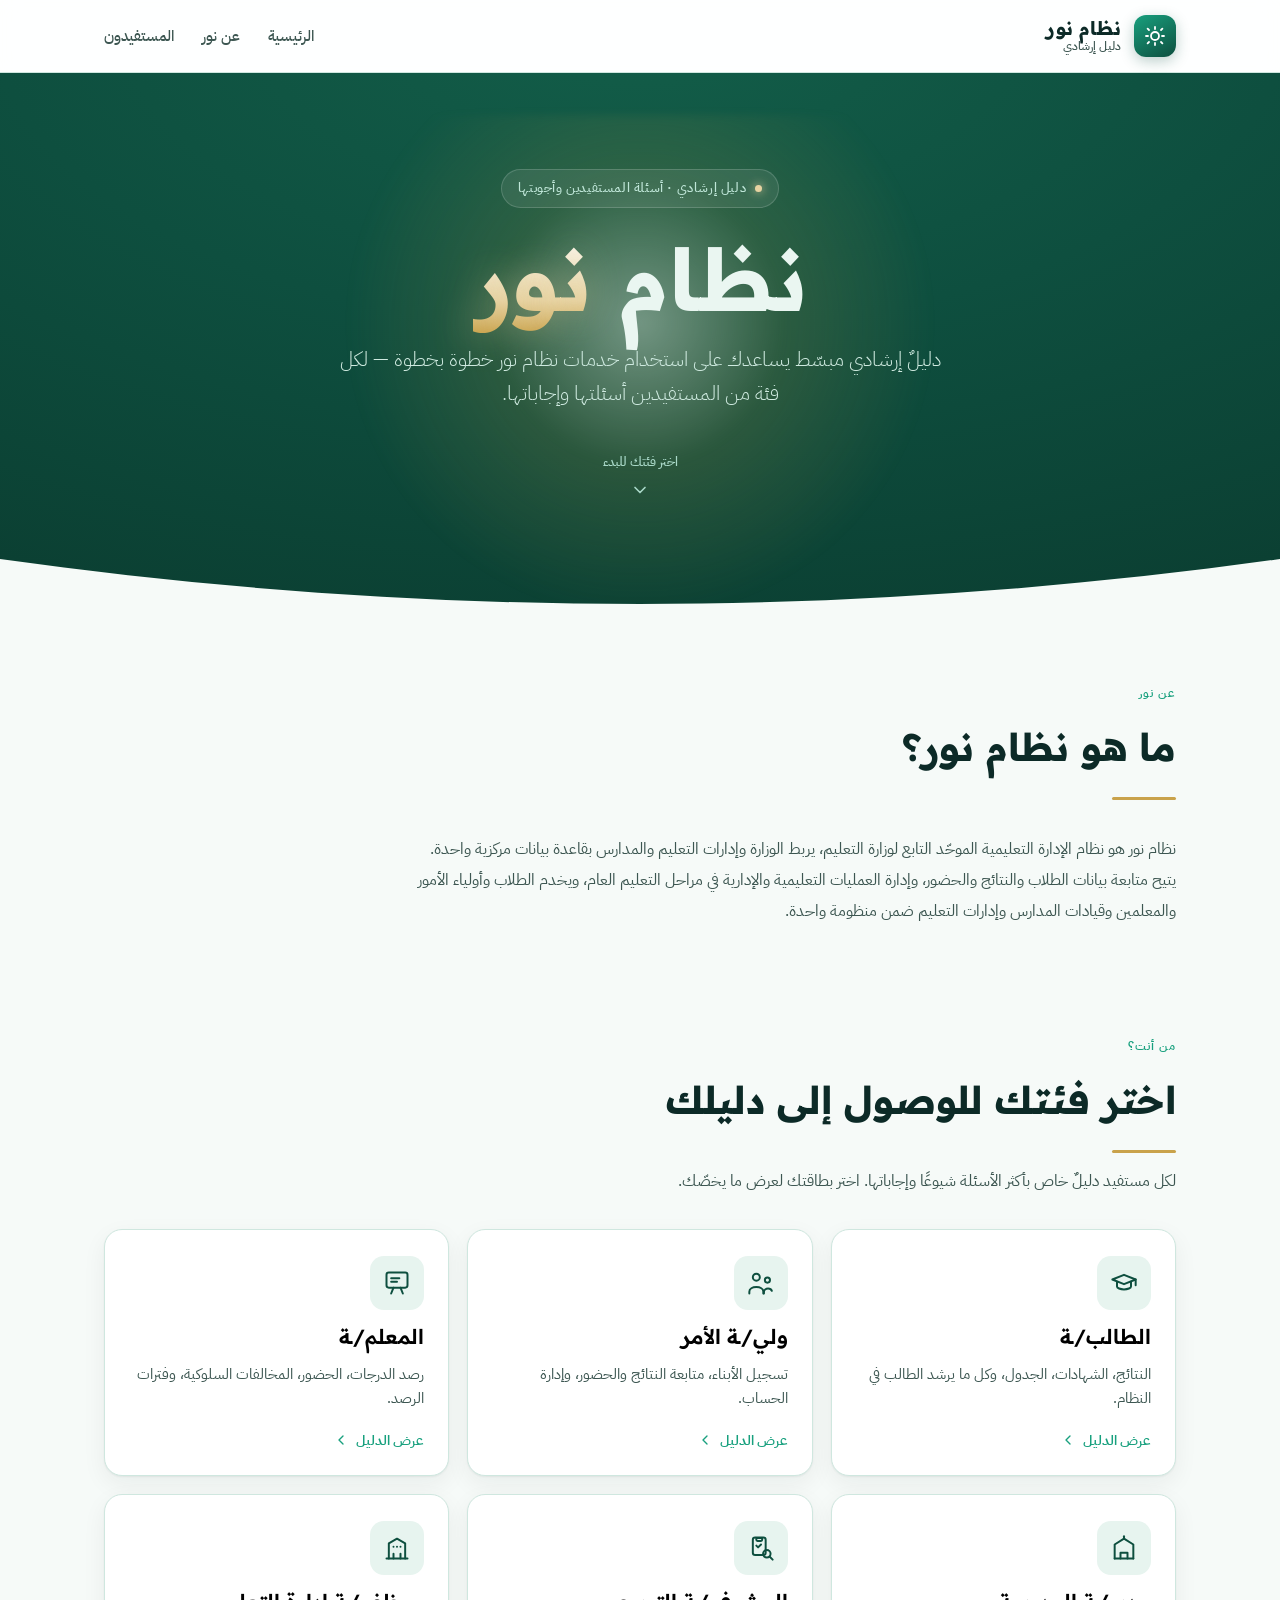
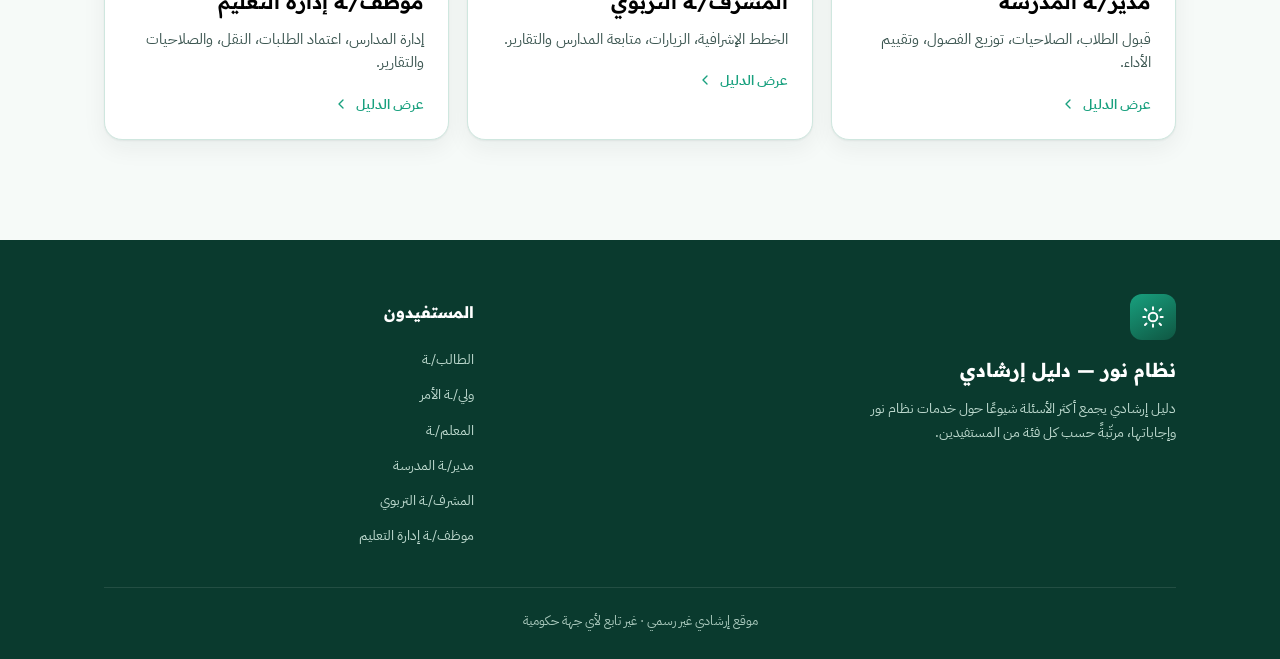
<file: index.html>
<!DOCTYPE html>
<html lang="ar" dir="rtl">
<head>
<meta charset="UTF-8" />
<meta name="viewport" content="width=device-width, initial-scale=1" />
<title>نظام نور | دليل إرشادي للمستفيدين</title>
<meta name="description" content="دليل إرشادي مستقل لأسئلة المستفيدين الشائعة حول نظام نور وإجاباتها. اختر فئتك للبدء. هذا الموقع غير تابع لوزارة التعليم أو أي جهة حكومية." />
<link rel="preconnect" href="https://fonts.googleapis.com">
<link rel="preconnect" href="https://fonts.gstatic.com" crossorigin>
<link href="https://fonts.googleapis.com/css2?family=Readex+Pro:wght@300;400;500;600;700&family=IBM+Plex+Sans+Arabic:wght@300;400;500;600;700&display=swap" rel="stylesheet">
<style>
  :root{
    --ink:#0c2a27;
    --ink-soft:#3c5651;
    --pine:#0e4f3f;
    --pine-deep:#0a3a2e;
    --emerald:#18a07e;
    --emerald-bright:#1fb792;
    --mint:#e7f4ef;
    --mint-line:#cfe7df;
    --gold:#c9a24b;
    --gold-soft:#e7d3a2;
    --paper:#f6faf8;
    --white:#ffffff;
    --shadow:0 1px 2px rgba(12,42,39,.06), 0 8px 24px rgba(12,42,39,.06);
    --shadow-lift:0 2px 6px rgba(12,42,39,.08), 0 18px 40px rgba(12,42,39,.12);
    --radius:18px;
    --maxw:1120px;
    --display:"Readex Pro", system-ui, sans-serif;
    --body:"IBM Plex Sans Arabic", system-ui, sans-serif;
  }

  *{box-sizing:border-box;}
  html{scroll-behavior:smooth;}
  body{
    margin:0;
    font-family:var(--body);
    color:var(--ink);
    background:var(--paper);
    line-height:1.75;
    -webkit-font-smoothing:antialiased;
    text-rendering:optimizeLegibility;
  }
  a{color:inherit;text-decoration:none;}
  button{font-family:inherit;cursor:pointer;}
  .wrap{max-width:var(--maxw);margin:0 auto;padding:0 24px;}

  :focus-visible{outline:3px solid var(--gold);outline-offset:3px;border-radius:6px;}

  /* ---------- Header ---------- */
  header.site{
    position:sticky;top:0;z-index:50;
    background:rgba(255,255,255,.88);
    backdrop-filter:saturate(140%) blur(10px);
    border-bottom:1px solid var(--mint-line);
  }
  .nav{display:flex;align-items:center;justify-content:space-between;height:72px;gap:16px;}
  .brand{display:flex;align-items:center;gap:13px;min-width:0;}
  .brand .seal{
    width:42px;height:42px;flex:0 0 auto;border-radius:12px;
    background:linear-gradient(150deg,var(--emerald),var(--pine));
    display:grid;place-items:center;box-shadow:0 4px 14px rgba(14,79,63,.28);
  }
  .brand .seal svg{width:24px;height:24px;}
  .brand .name{display:flex;flex-direction:column;line-height:1.15;}
  .brand .name b{font-family:var(--display);font-weight:700;font-size:1.18rem;letter-spacing:.2px;}
  .brand .name span{font-size:.74rem;color:var(--ink-soft);font-weight:500;}
  .nav-links{display:flex;align-items:center;gap:28px;}
  .nav-links a{font-size:.95rem;color:var(--ink-soft);font-weight:500;position:relative;padding:6px 0;}
  .nav-links a:hover{color:var(--pine);}
  .menu-toggle{display:none;background:none;border:none;padding:8px;}
  .menu-toggle svg{width:26px;height:26px;color:var(--pine);}

  /* ---------- Hero ---------- */
  .hero{
    position:relative;overflow:hidden;
    background:radial-gradient(120% 140% at 50% -10%, #135e49 0%, var(--pine) 42%, var(--pine-deep) 100%);
    color:#eaf6f1;text-align:center;
    padding:96px 24px 104px;
  }
  .glow{
    position:absolute;left:50%;top:8%;transform:translateX(-50%);
    width:min(720px,92vw);height:520px;pointer-events:none;
    background:radial-gradient(circle at 50% 40%, rgba(255,247,224,.42) 0%, rgba(201,162,75,.16) 30%, rgba(255,255,255,0) 62%);
    filter:blur(4px);
    animation:breathe 7s ease-in-out infinite;
  }
  @keyframes breathe{0%,100%{opacity:.85;transform:translateX(-50%) scale(1);}50%{opacity:1;transform:translateX(-50%) scale(1.05);}}
  .hero .eyebrow{
    position:relative;display:inline-flex;align-items:center;gap:9px;
    font-size:.82rem;letter-spacing:.6px;font-weight:500;
    color:#bfe6d8;background:rgba(255,255,255,.08);
    border:1px solid rgba(255,255,255,.16);border-radius:999px;padding:7px 16px;margin-bottom:26px;
  }
  .hero .eyebrow .dot{width:7px;height:7px;border-radius:50%;background:var(--gold-soft);box-shadow:0 0 10px var(--gold-soft);}
  .hero h1{
    position:relative;font-family:var(--display);font-weight:700;
    font-size:clamp(2.9rem,8vw,5.4rem);margin:0 0 18px;line-height:1.05;letter-spacing:.5px;
  }
  .hero h1 .lum{
    background:linear-gradient(180deg,#fff 0%,var(--gold-soft) 70%,var(--gold) 100%);
    -webkit-background-clip:text;background-clip:text;color:transparent;
    text-shadow:0 0 38px rgba(231,211,162,.45);
  }
  .hero p.lede{position:relative;max-width:620px;margin:0 auto;font-size:clamp(1.02rem,2.3vw,1.22rem);color:#cfeae0;font-weight:300;}
  .scroll-cue{position:relative;display:inline-flex;flex-direction:column;align-items:center;gap:6px;margin-top:40px;color:#a9d8c8;font-size:.82rem;font-weight:500;}
  .scroll-cue svg{width:20px;height:20px;animation:bob 1.8s ease-in-out infinite;}
  @keyframes bob{0%,100%{transform:translateY(0);}50%{transform:translateY(5px);}}
  .wave{position:absolute;bottom:-1px;left:0;width:100%;height:46px;display:block;}

  /* ---------- Section frame ---------- */
  section.panel{padding:74px 0 30px;}
  .sec-head{margin-bottom:34px;}
  .sec-head .kicker{
    display:inline-block;font-size:.78rem;font-weight:600;letter-spacing:1px;
    color:var(--emerald);margin-bottom:10px;
  }
  .sec-head h2{font-family:var(--display);font-weight:700;font-size:clamp(1.7rem,4vw,2.4rem);margin:0;}
  .sec-head .rule{width:64px;height:3px;border-radius:3px;background:var(--gold);margin-top:16px;}
  .sec-head p{color:var(--ink-soft);margin:14px 0 0;max-width:560px;}

  /* ---------- Role cards ---------- */
  .role-grid{display:grid;grid-template-columns:repeat(3,1fr);gap:18px;}
  .role-card{
    position:relative;text-align:right;background:var(--white);
    border:1px solid var(--mint-line);border-radius:var(--radius);
    padding:26px 24px 24px;box-shadow:var(--shadow);
    display:flex;flex-direction:column;gap:14px;overflow:hidden;
    transition:transform .18s ease, box-shadow .2s ease, border-color .2s ease;
  }
  .role-card::after{
    content:"";position:absolute;bottom:0;right:24px;left:24px;height:3px;
    background:var(--gold);transform:scaleX(0);transform-origin:right;
    transition:transform .25s ease;border-radius:3px 3px 0 0;
  }
  .role-card:hover{transform:translateY(-4px);box-shadow:var(--shadow-lift);border-color:var(--emerald);}
  .role-card:hover::after{transform:scaleX(1);}
  .role-card .ico{
    width:54px;height:54px;border-radius:14px;flex:0 0 auto;
    background:var(--mint);color:var(--pine);display:grid;place-items:center;
    transition:background .2s ease,color .2s ease;
  }
  .role-card:hover .ico{background:var(--emerald);color:#fff;}
  .role-card .ico svg{width:28px;height:28px;}
  .role-card h3{font-family:var(--display);font-weight:600;font-size:1.28rem;margin:0;}
  .role-card p{margin:0;color:var(--ink-soft);font-size:.93rem;line-height:1.6;}
  .role-card .go{
    margin-top:4px;display:inline-flex;align-items:center;gap:7px;
    color:var(--emerald);font-weight:600;font-size:.9rem;
  }
  .role-card .go svg{width:16px;height:16px;transition:transform .2s ease;}
  .role-card:hover .go svg{transform:translateX(-5px);}

  /* ---------- Guide / FAQ ---------- */
  #guide{display:none;}
  .guide-top{display:flex;align-items:center;justify-content:space-between;gap:16px;flex-wrap:wrap;margin-bottom:24px;}
  .back-btn{
    display:inline-flex;align-items:center;gap:8px;background:none;
    border:1px solid var(--mint-line);border-radius:11px;padding:9px 16px;
    color:var(--pine);font-weight:600;font-size:.92rem;transition:background .15s ease,border-color .15s ease;
  }
  .back-btn:hover{background:var(--mint);border-color:var(--emerald);}
  .back-btn svg{width:16px;height:16px;}
  .tabs{display:flex;gap:8px;flex-wrap:wrap;}
  .tab{
    background:var(--white);border:1px solid var(--mint-line);border-radius:999px;
    padding:8px 16px;font-size:.88rem;font-weight:500;color:var(--ink-soft);
    transition:all .16s ease;
  }
  .tab:hover{border-color:var(--emerald);color:var(--pine);}
  .tab.active{background:var(--pine);border-color:var(--pine);color:#fff;}

  .guide-header{
    display:flex;align-items:center;gap:18px;
    background:linear-gradient(135deg,#0f5642,var(--pine));color:#eaf6f1;
    border-radius:var(--radius);padding:26px 28px;margin-bottom:22px;
    box-shadow:0 12px 30px rgba(14,79,63,.22);
  }
  .guide-header .ico{
    width:60px;height:60px;flex:0 0 auto;border-radius:16px;
    background:rgba(255,255,255,.12);border:1px solid rgba(255,255,255,.18);
    display:grid;place-items:center;color:#fff;
  }
  .guide-header .ico svg{width:30px;height:30px;}
  .guide-header h2{font-family:var(--display);font-weight:700;font-size:1.65rem;margin:0 0 4px;}
  .guide-header p{margin:0;color:#cfeae0;font-size:.96rem;}

  .accordion{display:flex;flex-direction:column;gap:12px;}
  .qa{background:var(--white);border:1px solid var(--mint-line);border-radius:14px;overflow:hidden;transition:border-color .2s ease,box-shadow .2s ease;}
  .qa.open{border-color:var(--emerald);box-shadow:var(--shadow);}
  .qa-q{
    width:100%;display:flex;align-items:center;gap:14px;text-align:right;
    background:none;border:none;padding:20px 22px;font-family:var(--display);
    font-size:1.05rem;font-weight:500;color:var(--ink);
  }
  .qa-q .num{
    flex:0 0 auto;width:30px;height:30px;border-radius:9px;background:var(--mint);
    color:var(--pine);font-size:.85rem;font-weight:700;display:grid;place-items:center;font-family:var(--body);
  }
  .qa.open .qa-q .num{background:var(--emerald);color:#fff;}
  .qa-q .txt{flex:1;}
  .qa-q .chev{flex:0 0 auto;width:22px;height:22px;color:var(--emerald);transition:transform .25s ease;}
  .qa.open .qa-q .chev{transform:rotate(180deg);}
  .qa-a{max-height:0;overflow:hidden;transition:max-height .3s ease;}
  .qa-a .inner{padding:0 22px 22px 56px;color:var(--ink-soft);font-size:.97rem;line-height:1.85;}
  .qa-a .inner b{color:var(--pine);font-weight:600;}

  .note{
    margin-top:26px;display:flex;gap:12px;align-items:flex-start;
    background:var(--mint);border:1px solid var(--mint-line);border-radius:14px;padding:16px 18px;
    color:var(--ink-soft);font-size:.9rem;
  }
  .note svg{width:20px;height:20px;color:var(--emerald);flex:0 0 auto;margin-top:2px;}

  /* ---------- Footer ---------- */
  footer.site{background:var(--pine-deep);color:#bcd8cd;margin-top:70px;padding:54px 0 26px;}
  .foot-grid{display:grid;grid-template-columns:1.8fr 1fr;gap:36px;padding-bottom:34px;border-bottom:1px solid rgba(255,255,255,.1);}
  .foot-brand .seal{width:46px;height:46px;border-radius:12px;background:linear-gradient(150deg,var(--emerald),#0f5642);display:grid;place-items:center;margin-bottom:14px;}
  .foot-brand .seal svg{width:26px;height:26px;}
  .foot-brand b{font-family:var(--display);font-size:1.2rem;color:#fff;display:block;margin-bottom:8px;}
  .foot-brand p{font-size:.9rem;line-height:1.7;max-width:320px;margin:0;}
  .foot-col h4{font-family:var(--display);color:#fff;font-size:1rem;margin:4px 0 16px;}
  .foot-col a{display:block;font-size:.9rem;padding:5px 0;color:#bcd8cd;transition:color .15s ease;}
  .foot-col a:hover{color:#fff;}
  .foot-bottom{display:flex;align-items:center;justify-content:center;flex-wrap:wrap;gap:16px;padding-top:22px;font-size:.84rem;text-align:center;}
  .foot-bottom .disclaimer{max-width:760px;line-height:1.7;color:#a9c8bc;}
  .socials{display:flex;gap:10px;}
  .socials a{width:36px;height:36px;border-radius:10px;background:rgba(255,255,255,.08);display:grid;place-items:center;transition:background .18s ease;}
  .socials a:hover{background:var(--emerald);}
  .socials svg{width:18px;height:18px;color:#dff0e9;}

  /* ---------- Responsive ---------- */
  .about-text{max-width:760px;color:var(--ink-soft);font-size:1.02rem;line-height:1.9;margin:0;}
  section{scroll-margin-top:84px;}
  @media (max-width:860px){
    .role-grid{grid-template-columns:repeat(2,1fr);}
    .foot-grid{grid-template-columns:1fr 1fr;}
    .foot-brand{grid-column:1 / -1;}
  }
  @media (max-width:600px){
    .menu-toggle{display:block;}
    .nav-links{
      display:none;position:absolute;top:72px;right:0;left:0;
      flex-direction:column;align-items:stretch;gap:0;
      background:#fff;border-bottom:1px solid var(--mint-line);
      box-shadow:var(--shadow);padding:6px 24px 14px;
    }
    .nav-links.open{display:flex;}
    .nav-links a{padding:13px 2px;border-bottom:1px solid var(--mint-line);}
    .nav-links a:last-child{border-bottom:none;}
    .role-grid{grid-template-columns:1fr;}
    .foot-grid{grid-template-columns:1fr;}
    .hero{padding:72px 22px 84px;}
    section.panel{padding:54px 0 20px;}
    .qa-a .inner{padding-left:22px;}
    .guide-header{flex-direction:row;align-items:flex-start;}
  }
  @media (prefers-reduced-motion:reduce){
    *{animation:none!important;scroll-behavior:auto!important;transition:none!important;}
  }
</style>
</head>
<body>

<!-- ===== Header ===== -->
<header class="site">
  <div class="wrap nav">
    <a class="brand" href="#top" aria-label="نظام نور - الصفحة الرئيسية" onclick="goHome();return false;">
      <span class="seal" aria-hidden="true">
        <svg viewBox="0 0 24 24" fill="none" stroke="#fff" stroke-width="1.8" stroke-linecap="round" stroke-linejoin="round"><path d="M12 3v2M12 19v2M5 12H3M21 12h-2M6 6l-1.4-1.4M19.4 19.4 18 18M18 6l1.4-1.4M4.6 19.4 6 18"/><circle cx="12" cy="12" r="4"/></svg>
      </span>
      <span class="name"><b>نظام نور</b><span>دليل إرشادي</span></span>
    </a>
    <nav class="nav-links" id="navLinks" aria-label="روابط رئيسية">
      <a href="#top" onclick="goHome();return false;">الرئيسية</a>
      <a href="#about" onclick="navTo('about');return false;">عن نور</a>
      <a href="#chooser" onclick="showChooser();return false;">المستفيدون</a>
    </nav>
    <button class="menu-toggle" type="button" aria-label="فتح القائمة" aria-expanded="false" aria-controls="navLinks" onclick="toggleMenu()">
      <svg viewBox="0 0 24 24" fill="none" stroke="currentColor" stroke-width="2" stroke-linecap="round"><path d="M4 7h16M4 12h16M4 17h16"/></svg>
    </button>
  </div>
</header>

<!-- ===== Hero ===== -->
<a id="top"></a>
<section class="hero">
  <div class="glow" aria-hidden="true"></div>
  <span class="eyebrow"><span class="dot"></span> دليل إرشادي · أسئلة المستفيدين وأجوبتها</span>
  <h1>نظام <span class="lum">نور</span></h1>
  <p class="lede">دليلٌ إرشادي مبسّط يساعدك على استخدام خدمات نظام نور خطوة بخطوة — لكل فئة من المستفيدين أسئلتها وإجاباتها.</p>
  <a class="scroll-cue" href="#chooser" onclick="showChooser();return false;">
    اختر فئتك للبدء
    <svg viewBox="0 0 24 24" fill="none" stroke="currentColor" stroke-width="2" stroke-linecap="round" stroke-linejoin="round"><path d="M6 9l6 6 6-6"/></svg>
  </a>
  <svg class="wave" viewBox="0 0 1440 46" preserveAspectRatio="none" aria-hidden="true"><path d="M0 46h1440V0c-240 30-480 45-720 45S240 30 0 0v46z" fill="#f6faf8"/></svg>
</section>

<!-- ===== About ===== -->
<section class="panel" id="about">
  <div class="wrap">
    <div class="sec-head">
      <span class="kicker">عن نور</span>
      <h2>ما هو نظام نور؟</h2>
      <div class="rule"></div>
    </div>
    <p class="about-text">نظام نور هو نظام الإدارة التعليمية الموحّد التابع لوزارة التعليم، يربط الوزارة وإدارات التعليم والمدارس بقاعدة بيانات مركزية واحدة. يتيح متابعة بيانات الطلاب والنتائج والحضور، وإدارة العمليات التعليمية والإدارية في مراحل التعليم العام، ويخدم الطلاب وأولياء الأمور والمعلمين وقيادات المدارس وإدارات التعليم ضمن منظومة واحدة.</p>
  </div>
</section>

<!-- ===== Chooser ===== -->
<section class="panel" id="chooser">
  <div class="wrap">
    <div class="sec-head">
      <span class="kicker">من أنت؟</span>
      <h2>اختر فئتك للوصول إلى دليلك</h2>
      <div class="rule"></div>
      <p>لكل مستفيد دليلٌ خاص بأكثر الأسئلة شيوعًا وإجاباتها. اختر بطاقتك لعرض ما يخصّك.</p>
    </div>
    <div class="role-grid" id="roleGrid" role="list"></div>
  </div>
</section>

<!-- ===== Guide / FAQ ===== -->
<section class="panel" id="guide">
  <div class="wrap">
    <div class="guide-top">
      <button class="back-btn" type="button" onclick="showChooser()">
        <svg viewBox="0 0 24 24" fill="none" stroke="currentColor" stroke-width="2" stroke-linecap="round" stroke-linejoin="round"><path d="M9 18l6-6-6-6"/></svg>
        كل الفئات
      </button>
      <div class="tabs" id="roleTabs" role="tablist"></div>
    </div>
    <div class="guide-header" id="guideHeader"></div>
    <div class="accordion" id="accordion"></div>
    <div class="note">
      <svg viewBox="0 0 24 24" fill="none" stroke="currentColor" stroke-width="1.8" stroke-linecap="round" stroke-linejoin="round"><circle cx="12" cy="12" r="9"/><path d="M12 8h.01M11 12h1v4h1"/></svg>
      <span>هذه إجابات إرشادية عامة لمساعدتك على استخدام النظام. قد تختلف بعض التفاصيل حسب تحديثات النظام ومرحلتك الدراسية وصلاحياتك.</span>
    </div>
  </div>
</section>

<!-- ===== Footer ===== -->
<footer class="site" id="footer">
  <div class="wrap">
    <div class="foot-grid">
      <div class="foot-brand">
        <span class="seal" aria-hidden="true"><svg viewBox="0 0 24 24" fill="none" stroke="#fff" stroke-width="1.8" stroke-linecap="round" stroke-linejoin="round"><path d="M12 3v2M12 19v2M5 12H3M21 12h-2M6 6l-1.4-1.4M19.4 19.4 18 18M18 6l1.4-1.4M4.6 19.4 6 18"/><circle cx="12" cy="12" r="4"/></svg></span>
        <b>نظام نور — دليل إرشادي</b>
        <p>دليل إرشادي يجمع أكثر الأسئلة شيوعًا حول خدمات نظام نور وإجاباتها، مرتّبةً حسب كل فئة من المستفيدين.</p>
      </div>
      <div class="foot-col">
        <h4>المستفيدون</h4>
        <a href="#guide" onclick="openRole('student');return false;">الطالب/ـة</a>
        <a href="#guide" onclick="openRole('parent');return false;">ولي/ـة الأمر</a>
        <a href="#guide" onclick="openRole('teacher');return false;">المعلم/ـة</a>
        <a href="#guide" onclick="openRole('leader');return false;">مدير/ـة المدرسة</a>
        <a href="#guide" onclick="openRole('supervisor');return false;">المشرف/ـة التربوي</a>
        <a href="#guide" onclick="openRole('edu');return false;">موظف/ـة إدارة التعليم</a>
      </div>
    </div>
    <div class="foot-bottom">
      <span class="disclaimer">موقع إرشادي غير رسمي · غير تابع لأي جهة حكومية</span>
    </div>
  </div>
</footer>

<script>
/* ============ بيانات الفئات: الأسئلة والأجوبة ============ */
const ICONS = {
  student:'<svg viewBox="0 0 24 24" fill="none" stroke="currentColor" stroke-width="1.7" stroke-linecap="round" stroke-linejoin="round"><path d="M2 9l10-4 10 4-10 4L2 9z"/><path d="M6 11v4c0 1.3 2.7 2.5 6 2.5s6-1.2 6-2.5v-4"/><path d="M22 9v5"/></svg>',
  parent:'<svg viewBox="0 0 24 24" fill="none" stroke="currentColor" stroke-width="1.7" stroke-linecap="round" stroke-linejoin="round"><circle cx="8" cy="7" r="3"/><path d="M2 21v-1.5C2 17 4.7 15.5 8 15.5s6 1.5 6 4V21"/><circle cx="17.5" cy="9.5" r="2.2"/><path d="M14.5 21v-1c0-2 1.8-3.2 3.6-3.2 1.4 0 2.7.7 3.2 1.9"/></svg>',
  teacher:'<svg viewBox="0 0 24 24" fill="none" stroke="currentColor" stroke-width="1.7" stroke-linecap="round" stroke-linejoin="round"><rect x="3" y="3" width="18" height="13" rx="2"/><path d="M7 8h7M7 11h5"/><path d="M9 16l-2 5M15 16l2 5"/></svg>',
  leader:'<svg viewBox="0 0 24 24" fill="none" stroke="currentColor" stroke-width="1.7" stroke-linecap="round" stroke-linejoin="round"><path d="M4 21V9l8-5 8 5v12"/><path d="M4 21h16"/><path d="M9 21v-5h6v5"/><path d="M12 4V2"/></svg>',
  supervisor:'<svg viewBox="0 0 24 24" fill="none" stroke="currentColor" stroke-width="1.7" stroke-linecap="round" stroke-linejoin="round"><rect x="5" y="3" width="11" height="15" rx="2"/><path d="M8 3.5h5V5a1 1 0 0 1-1 1H9a1 1 0 0 1-1-1V3.5z"/><path d="M8 10l1.5 1.5L12 9"/><circle cx="17" cy="17" r="3.2"/><path d="M19.3 19.3 22 22"/></svg>',
  edu:'<svg viewBox="0 0 24 24" fill="none" stroke="currentColor" stroke-width="1.7" stroke-linecap="round" stroke-linejoin="round"><path d="M3 21h18"/><path d="M5 21V8l7-4 7 4v13"/><path d="M9 21v-4M15 21v-4"/><path d="M9 11h.01M15 11h.01M12 11h.01"/></svg>'
};

const ROLES = [
  {
    id:'student', name:'الطالب/ـة', icon:'student',
    blurb:'النتائج، الشهادات، الجدول، وكل ما يرشد الطالب في النظام.',
    intro:'كل ما يرشد الطالب/ـة في استخدام نظام نور.',
    faqs:[
      {q:'كيف أسجّل الدخول إلى نظام نور؟',a:'من الصفحة الرئيسية اختر <b>تسجيل الدخول</b>، ثم أدخل اسم المستخدم (أو رقم الهوية) وكلمة المرور ورمز التحقق الظاهر. ويمكن الدخول عبر <b>النفاذ الوطني الموحّد</b> بالهوية الوطنية لمن لديه حساب في أبشر، أو عبر حساب منصة مدرستي لمن ليس لديه حساب أبشر.'},
      {q:'كيف أستعلم عن درجاتي ونتائجي؟',a:'بعد الدخول افتح أيقونة الطالب ثم <b>التقارير</b>، واختر <b>كشوف الدرجات</b> لعرض درجات كل مادة مع المجموع والتقدير العام والنسبة المئوية. أمّا النتيجة النهائية المعتمدة فتظهر في تقرير الإنجاز/النتيجة.'},
      {q:'ما الفرق بين كشف الدرجات وكشف المتابعة؟',a:'<b>كشف الدرجات</b> يعرض درجات التقييم لكل مادة، بينما <b>كشف المتابعة</b> يعرض سجل الحضور والغياب والتأخر والملاحظات السلوكية وأي خصومات. كلاهما داخل قسم التقارير.'},
      {q:'كيف أطبع الشهادة أو أحفظها بصيغة PDF؟',a:'من أعلى أي تقرير اضغط أيقونة الطباعة واختر <b>حفظ بصيغة PDF</b>. يُنصح بحفظ الشهادة فور اعتمادها، لأن بعض الشهادات الأقدم من ثلاث سنوات قد تختفي من القائمة الإلكترونية.'},
      {q:'ما هي الشهادة الرقمية وهل تغني عن الورقية؟',a:'الشهادة الرقمية شهادة رسمية موثّقة يمكن التحقق منها عبر رمز الاستجابة المرفق بها، وتغني عن النسخة الورقية في التعاملات داخل المملكة وخارجها، وتتوفر لجميع الطلاب الناجحين في مراحل التعليم العام.'},
      {q:'ماذا أفعل إذا ظهرت إحدى درجاتي فارغة؟',a:'إذا بقيت الدرجة فارغة بعد نهاية الفصل، تواصل مع <b>الشؤون الأكاديمية</b> في مدرستك؛ فالمعلم هو من يُدخل الدرجة، ولا تستطيع الوزارة ولا الأسرة إدخالها نيابةً عنه.'}
    ]
  },
  {
    id:'parent', name:'ولي/ـة الأمر', icon:'parent',
    blurb:'تسجيل الأبناء، متابعة النتائج والحضور، وإدارة الحساب.',
    intro:'كل ما يرشد ولي/ـة الأمر في استخدام نظام نور.',
    faqs:[
      {q:'كيف أنشئ حساب ولي أمر جديد؟',a:'من الصفحة الرئيسية اختر <b>تسجيل ولي أمر جديد</b>، ثم أدخل رقم الهوية/الإقامة ورقم الجوال والبيانات المطلوبة، واختر اسم مستخدم وكلمة مرور. بعد التفعيل يمكنك الدخول ومتابعة أبنائك.'},
      {q:'كيف أسجّل طالبًا مستجدًا؟',a:'بعد الدخول اختر <b>تسجيل الأبناء</b> ثم <b>تسجيل طالب جديد</b>، وأدخل رقم هوية الطالب وصلة القرابة وتاريخ الميلاد. يحدّد النظام الصف المناسب تلقائيًا حسب العمر، ثم اختر إدارة التعليم والمدرسة وأكّد البيانات لإرسال الطلب.'},
      {q:'ما المستندات المطلوبة لتسجيل الطالب؟',a:'عادةً: هوية الطالب أو رخصة الإقامة، وصورة شخصية حديثة، وما يثبت التطعيمات والفحص الطبي، إضافة إلى ما قد تطلبه المدرسة. وتأكد من شروط القبول العمرية للصف الأول الابتدائي ورياض الأطفال.'},
      {q:'كيف أتابع نتائج أبنائي وحضورهم؟',a:'من قائمة الأبناء اختر الطالب المطلوب، ثم انتقل إلى قسم <b>النتائج/التقارير</b> لعرض الدرجات والحضور والملاحظات. وإذا كان لديك أكثر من طالب فاختر اسمه من القائمة قبل الاستعلام.'},
      {q:'نسيت كلمة المرور، ماذا أفعل؟',a:'اختر <b>نسيت كلمة المرور</b>، وأدخل البريد الإلكتروني المسجّل لاستقبال رابط إعادة التعيين، ثم اتبع خطوات التحقق من الهوية لإنشاء كلمة مرور جديدة.'},
      {q:'كيف أحدّث بياناتي مثل البريد أو رقم الجوال؟',a:'من إعدادات الحساب/الملف الشخصي يمكنك تعديل البريد الإلكتروني ورقم الجوال. حافظ على تحديث بيانات التواصل باستمرار لاستقبال الإشعارات وتفادي مشاكل الدخول.'}
    ]
  },
  {
    id:'teacher', name:'المعلم/ـة', icon:'teacher',
    blurb:'رصد الدرجات، الحضور، المخالفات السلوكية، وفترات الرصد.',
    intro:'كل ما يرشد المعلم/ـة في استخدام نظام نور.',
    faqs:[
      {q:'كيف أرصد درجات الطلاب؟',a:'من حسابك اختر <b>رصد الدرجات</b>، ثم حدّد النظام الدراسي والفصل والصف والقسم والمادة والفترة المطلوبة. تظهر أسماء الطلاب بخانات الدرجات؛ أدخل العلامات ثم اضغط <b>حفظ</b>.'},
      {q:'متى تُفتح فترات إدخال الدرجات؟',a:'تحدّد الوزارة فترات الرصد لكل فصل دراسي. راجع تقويم الرصد المعتمد، وانتبه لمواعيد <b>إغلاق المهارات</b> في المرحلة الابتدائية حتى يستخرج النظام التقارير في وقتها.'},
      {q:'كيف أرصد الحضور والغياب؟',a:'من قسم الحضور والغياب اختر الفصل والتاريخ، ثم سجّل حالة كل طالب (حاضر/غائب/متأخر). يُوثَّق ذلك في كشف المتابعة ويظهر لولي الأمر.'},
      {q:'كيف أرصد المخالفات السلوكية؟',a:'افتح صفحة <b>رصد المخالفات السلوكية</b>، واختر الطالب والمخالفة ودرجتها ثم احفظ. يساعد ذلك على متابعة الانضباط وتوثيق الإجراءات.'},
      {q:'النظام بطيء وقت الرصد، ما الحل؟',a:'يكثر الضغط على الخوادم في أوقات الذروة قرب نهاية الفترات. يُفضّل الرصد في الأوقات الأقل ازدحامًا (الصباح الباكر أو وقت متأخر)، مع حفظ العمل أولًا بأول.'},
      {q:'هل أطابق الدرجات الإلكترونية مع الكشوف الورقية؟',a:'نعم؛ يُنصح بمطابقة الدرجات المُدخلة في نور مع كشوف الدرجات الورقية الموقّعة، والتأكد من رصد درجات الطلاب الغائبين بعذر أو بدونه قبل إغلاق الفترة.'}
    ]
  },
  {
    id:'leader', name:'مدير/ـة المدرسة', icon:'leader',
    blurb:'قبول الطلاب، الصلاحيات، توزيع الفصول، وتقييم الأداء.',
    intro:'كل ما يرشد مدير/ـة المدرسة في استخدام نظام نور.',
    faqs:[
      {q:'كيف أقبل طلبات تسجيل الطلاب المستجدين؟',a:'من حساب إدارة المدرسة افتح <b>طلبات التسجيل</b> الواردة، وراجع بيانات كل طالب ومستنداته، ثم اقبل الطلب أو أعده لولي الأمر لاستكمال النواقص.'},
      {q:'كيف أضيف معلمًا وأمنحه الصلاحيات؟',a:'من <b>إدارة المستخدمين</b> أضف المعلم ببياناته، ثم حدّد صلاحياته (رصد الدرجات، الحضور، …) واضبط كلمة المرور المبدئية. يمكنك تعديل الصلاحيات أو إعادة التعيين لاحقًا.'},
      {q:'كيف أوزّع الطلاب على الفصول؟',a:'من إعداد الفصول والتوزيع يمكنك توزيع الطلاب على الفصول والشُّعب يدويًا أو وفق ضوابط، وإسناد المواد والمعلمين لكل فصل بدقة.'},
      {q:'كيف أُدخل تقييم الأداء الوظيفي للمعلمين؟',a:'يتم التقييم من حساب إدارة المدرسة عبر صفحة <b>تقويم الأداء الوظيفي</b>، حيث تختار المعلم وتُدخل عناصر التقييم وتعتمدها ضمن الفترة المحددة.'},
      {q:'كيف أنقل أو أُخرج طالبًا إلى مدرسة أخرى؟',a:'عند انتقال طالب، نفّذ إجراء <b>الإخراج/النقل</b> من قسم شؤون الطلاب لتفادي تضارب البيانات، مع التأكد من اعتماد الجهة المستقبِلة للطلب.'},
      {q:'كيف أتابع جاهزية المدرسة قبل بداية العام؟',a:'راجع اكتمال بيانات الطلاب والمعلمين والفصول والجداول، وتأكد من إسناد المواد وضبط الصلاحيات؛ فهذه أساس عمل بقية الخدمات خلال العام.'}
    ]
  },
  {
    id:'supervisor', name:'المشرف/ـة التربوي', icon:'supervisor',
    blurb:'الخطط الإشرافية، الزيارات، متابعة المدارس والتقارير.',
    intro:'كل ما يرشد المشرف/ـة التربوي في استخدام نظام نور.',
    faqs:[
      {q:'كيف أضيف خطة إشرافية وأنفّذها؟',a:'من حسابك الإشرافي أضف <b>الخطة الإشرافية</b> وحدّد المدارس والمعلمين المستهدفين وجدول الزيارات، ثم تابع تنفيذها وتوثيق نتائجها.'},
      {q:'كيف أسجّل الزيارات الإشرافية؟',a:'بعد كل زيارة سجّل بياناتها وملاحظاتك وتوصياتك على المدرسة أو المعلم في النظام، لتُحفظ ضمن سجل المتابعة ويُبنى عليها التقييم.'},
      {q:'كيف أتابع أداء المدارس والمعلمين؟',a:'يتيح النظام عرض مؤشرات وتقارير أداء المدارس والمعلمين التابعين لإشرافك، مما يساعد على تحديد الاحتياجات وبناء خطط التطوير.'},
      {q:'كيف أُقيّم أداء مديري المدارس؟',a:'اختر <b>الخطة الإشرافية</b> المناسبة، ثم أدخل عناصر تقويم الأداء الوظيفي لمدير المدرسة واعتمدها وفق النموذج والفترة المحددة.'},
      {q:'ما دوري في النشاط الطلابي؟',a:'يمكنك الاطلاع على خطط النشاط ومواضيع الإذاعة التي عُيّنت مشرفًا عليها، ومراجعة تقييم مدير المدرسة ورائد النشاط، وإضافة الشواهد والملاحظات.'},
      {q:'كيف أصدر التقارير الإشرافية؟',a:'من قسم التقارير اختر نوع التقرير ونطاقه (مدرسة/معلم/فترة) ثم اعرضه أو اطبعه لمتابعة النتائج ورفعها للإدارة.'}
    ]
  },
  {
    id:'edu', name:'موظف/ـة إدارة التعليم', icon:'edu',
    blurb:'إدارة المدارس، اعتماد الطلبات، النقل، والصلاحيات والتقارير.',
    intro:'كل ما يرشد موظف/ـة إدارة التعليم في استخدام نظام نور.',
    faqs:[
      {q:'ما نطاق صلاحياتي في النظام؟',a:'يعمل نظام نور على ثلاثة مستويات: <b>الوزارة، وإدارة التعليم، والمدرسة</b>. وصلاحياتك على مستوى الإدارة تشمل إدارة المدارس التابعة واعتماد البيانات والطلبات وإصدار التقارير حسب القسم المُسند إليك.'},
      {q:'كيف أعتمد الطلبات الواردة من المدارس؟',a:'تصلك طلبات المدارس (تسجيل، نقل، تعديل بيانات، استثناءات) لمراجعتها واعتمادها أو إعادتها مع ملاحظات، بما يضمن دقة البيانات على مستوى الإدارة.'},
      {q:'كيف أعالج طلبات نقل وفصل الطلاب بين المدارس؟',a:'من شؤون الطلاب على مستوى الإدارة يمكن معالجة طلبات <b>النقل</b> بين المدارس داخل الإدارة أو بين الإدارات، إضافة إلى الفصل والحذف وفق الإجراءات المعتمدة.'},
      {q:'كيف أمنح صلاحيات المستخدمين في الإدارة والمدارس؟',a:'يتولى <b>مدير النظام في الإدارة</b> تعريف المستخدمين ومنح الصلاحيات وضبطها، بما يحقق الفصل المناسب للمهام ويحافظ على أمان البيانات.'},
      {q:'كيف أُصدر التقارير على مستوى الإدارة؟',a:'يوفّر النظام تقارير مجمّعة عن المدارس والطلاب والمعلمين والنتائج على مستوى الإدارة، يمكن عرضها وطباعتها لدعم اتخاذ القرار والمتابعة.'},
      {q:'ما المتطلبات الأساسية للدخول والعمل؟',a:'يلزم حساب فعّال (عبر <b>النفاذ الوطني الموحّد</b> أو بيانات دخول معتمدة لنور)، مع الحفاظ على سرية البيانات وتغيير كلمة المرور دوريًا حمايةً للنظام.'}
    ]
  }
];

/* ============ بناء بطاقات الفئات ============ */
const grid = document.getElementById('roleGrid');
ROLES.forEach(role=>{
  const card = document.createElement('button');
  card.className = 'role-card';
  card.type = 'button';
  card.setAttribute('role','listitem');
  card.setAttribute('aria-label','عرض دليل '+role.name);
  card.innerHTML =
    '<span class="ico" aria-hidden="true">'+ICONS[role.icon]+'</span>'+
    '<h3>'+role.name+'</h3>'+
    '<p>'+role.blurb+'</p>'+
    '<span class="go">عرض الدليل'+
    '<svg viewBox="0 0 24 24" fill="none" stroke="currentColor" stroke-width="2" stroke-linecap="round" stroke-linejoin="round"><path d="M15 18l-6-6 6-6"/></svg></span>';
  card.addEventListener('click',()=>openRole(role.id));
  grid.appendChild(card);
});

/* ============ بناء تبويبات الفئات داخل الدليل ============ */
const tabsEl = document.getElementById('roleTabs');
ROLES.forEach(role=>{
  const t = document.createElement('button');
  t.className = 'tab';
  t.type = 'button';
  t.dataset.id = role.id;
  t.textContent = role.name;
  t.addEventListener('click',()=>openRole(role.id,true));
  tabsEl.appendChild(t);
});

/* ============ عرض دليل فئة ============ */
function openRole(id, stay){
  const role = ROLES.find(r=>r.id===id);
  if(!role) return;
  closeMenu();

  document.getElementById('chooser').style.display = 'none';
  document.getElementById('guide').style.display = 'block';

  // الترويسة
  document.getElementById('guideHeader').innerHTML =
    '<span class="ico" aria-hidden="true">'+ICONS[role.icon]+'</span>'+
    '<div><h2>'+role.name+'</h2><p>'+role.intro+'</p></div>';

  // التبويبات النشطة
  tabsEl.querySelectorAll('.tab').forEach(t=>{
    t.classList.toggle('active', t.dataset.id===id);
  });

  // الأكورديون
  const acc = document.getElementById('accordion');
  acc.innerHTML = '';
  role.faqs.forEach((item,i)=>{
    const qa = document.createElement('div');
    qa.className = 'qa';
    const btnId = 'q-'+id+'-'+i, panId = 'a-'+id+'-'+i;
    qa.innerHTML =
      '<button class="qa-q" id="'+btnId+'" type="button" aria-expanded="false" aria-controls="'+panId+'">'+
        '<span class="num">'+(i+1)+'</span>'+
        '<span class="txt">'+item.q+'</span>'+
        '<svg class="chev" viewBox="0 0 24 24" fill="none" stroke="currentColor" stroke-width="2" stroke-linecap="round" stroke-linejoin="round"><path d="M6 9l6 6 6-6"/></svg>'+
      '</button>'+
      '<div class="qa-a" id="'+panId+'" role="region" aria-labelledby="'+btnId+'"><div class="inner">'+item.a+'</div></div>';
    acc.appendChild(qa);

    const btn = qa.querySelector('.qa-q');
    const pan = qa.querySelector('.qa-a');
    btn.addEventListener('click',()=>{
      const isOpen = qa.classList.contains('open');
      qa.classList.toggle('open', !isOpen);
      btn.setAttribute('aria-expanded', String(!isOpen));
      pan.style.maxHeight = isOpen ? null : pan.scrollHeight + 'px';
    });
  });

  // التمرير
  const top = document.getElementById('guide').getBoundingClientRect().top + window.scrollY - 84;
  window.scrollTo({top, behavior: stay ? 'auto' : 'smooth'});
}

/* ============ العودة لقائمة الفئات ============ */
function showChooser(){
  closeMenu();
  document.getElementById('guide').style.display = 'none';
  document.getElementById('chooser').style.display = 'block';
  const top = document.getElementById('chooser').getBoundingClientRect().top + window.scrollY - 84;
  window.scrollTo({top, behavior:'smooth'});
}

/* ============ التنقل في الشريط العلوي ============ */
function closeMenu(){
  const nav = document.getElementById('navLinks');
  const btn = document.querySelector('.menu-toggle');
  if(nav) nav.classList.remove('open');
  if(btn) btn.setAttribute('aria-expanded','false');
}
function toggleMenu(){
  const nav = document.getElementById('navLinks');
  const btn = document.querySelector('.menu-toggle');
  if(!nav) return;
  const open = nav.classList.toggle('open');
  if(btn) btn.setAttribute('aria-expanded', String(open));
}
function navTo(id){
  closeMenu();
  const el = document.getElementById(id);
  if(!el) return;
  const top = el.getBoundingClientRect().top + window.scrollY - 84;
  window.scrollTo({top, behavior:'smooth'});
}
function goHome(){
  closeMenu();
  document.getElementById('guide').style.display = 'none';
  document.getElementById('chooser').style.display = 'block';
  window.scrollTo({top:0, behavior:'smooth'});
}
</script>
</body>
</html>
</file>
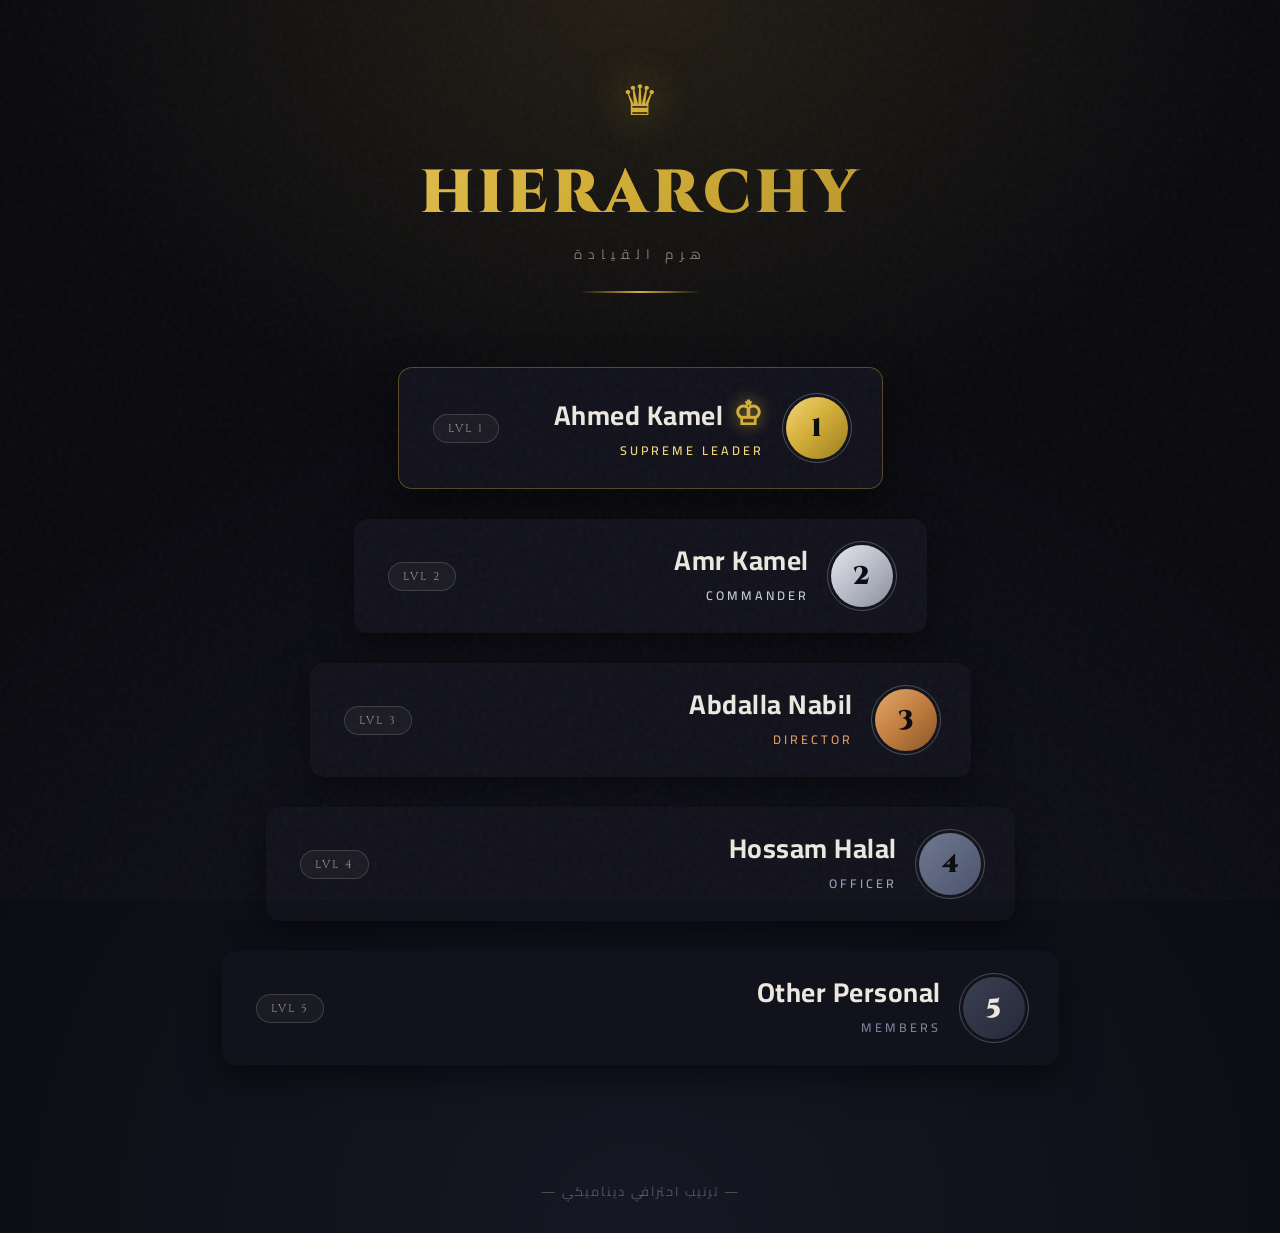
<file: leder.html>
<!DOCTYPE html>
<html lang="ar" dir="rtl">
<head>
<meta charset="UTF-8">
<meta name="viewport" content="width=device-width, initial-scale=1.0">
<title>هرم القيادة</title>
<link rel="preconnect" href="https://fonts.googleapis.com">
<link href="https://fonts.googleapis.com/css2?family=Cinzel:wght@400;600;700;900&family=Cairo:wght@300;400;600;700;900&display=swap" rel="stylesheet">
<style>
  :root {
    --gold: #d4af37;
    --gold-light: #f5d77a;
    --gold-deep: #9c7c1e;
    --bg-0: #0a0a0f;
    --bg-1: #12121c;
    --ink: #ece8df;
    --tier-1: linear-gradient(135deg, #f5d77a 0%, #d4af37 45%, #9c7c1e 100%);
    --tier-2: linear-gradient(135deg, #e8e8ef 0%, #b8bcc9 50%, #8a8e9c 100%);
    --tier-3: linear-gradient(135deg, #e2a96a 0%, #c17d3e 50%, #8a5526 100%);
    --tier-4: linear-gradient(135deg, #6f7891 0%, #4a526b 100%);
    --tier-5: linear-gradient(135deg, #3a3f52 0%, #262a3a 100%);
  }

  * { margin: 0; padding: 0; box-sizing: border-box; }

  body {
    font-family: 'Cairo', sans-serif;
    background:
      radial-gradient(ellipse 80% 60% at 50% 0%, rgba(212,175,55,0.12), transparent 60%),
      radial-gradient(ellipse 100% 100% at 50% 100%, rgba(40,44,70,0.4), transparent 70%),
      var(--bg-0);
    color: var(--ink);
    min-height: 100vh;
    overflow-x: hidden;
    position: relative;
  }

  /* grain overlay */
  body::after {
    content: "";
    position: fixed; inset: 0;
    pointer-events: none;
    opacity: 0.035;
    background-image: url("data:image/svg+xml,%3Csvg viewBox='0 0 200 200' xmlns='http://www.w3.org/2000/svg'%3E%3Cfilter id='n'%3E%3CfeTurbulence type='fractalNoise' baseFrequency='0.9' numOctaves='4'/%3E%3C/filter%3E%3Crect width='100%25' height='100%25' filter='url(%23n)'/%3E%3C/svg%3E");
    z-index: 9999;
  }

  /* floating particles */
  .particles { position: fixed; inset: 0; pointer-events: none; z-index: 0; }
  .particle {
    position: absolute;
    width: 3px; height: 3px;
    background: var(--gold);
    border-radius: 50%;
    opacity: 0;
    box-shadow: 0 0 8px var(--gold);
    animation: rise linear infinite;
  }
  @keyframes rise {
    0% { transform: translateY(100vh) scale(0); opacity: 0; }
    10% { opacity: 0.8; }
    90% { opacity: 0.8; }
    100% { transform: translateY(-10vh) scale(1); opacity: 0; }
  }

  header {
    text-align: center;
    padding: 60px 20px 30px;
    position: relative;
    z-index: 2;
  }

  header .crown {
    font-size: 42px;
    color: var(--gold);
    filter: drop-shadow(0 0 20px rgba(212,175,55,0.6));
    animation: glow 3s ease-in-out infinite;
    display: inline-block;
  }
  @keyframes glow {
    0%, 100% { filter: drop-shadow(0 0 12px rgba(212,175,55,0.4)); transform: translateY(0); }
    50% { filter: drop-shadow(0 0 28px rgba(212,175,55,0.8)); transform: translateY(-6px); }
  }

  header h1 {
    font-family: 'Cinzel', serif;
    font-size: clamp(2rem, 6vw, 3.8rem);
    font-weight: 900;
    letter-spacing: 4px;
    background: var(--tier-1);
    -webkit-background-clip: text;
    background-clip: text;
    -webkit-text-fill-color: transparent;
    margin: 14px 0 6px;
  }

  header p {
    color: rgba(236,232,223,0.5);
    letter-spacing: 6px;
    font-size: 0.85rem;
    text-transform: uppercase;
  }

  .divider {
    width: 120px; height: 2px;
    margin: 24px auto 0;
    background: linear-gradient(90deg, transparent, var(--gold), transparent);
  }

  .pyramid {
    max-width: 920px;
    margin: 40px auto 80px;
    padding: 0 20px;
    display: flex;
    flex-direction: column;
    align-items: center;
    gap: 22px;
    position: relative;
    z-index: 2;
  }

  .tier {
    position: relative;
    border-radius: 18px;
    padding: 4px;
    cursor: pointer;
    opacity: 0;
    transform: translateY(40px) scale(0.92);
    animation: drop 0.8s cubic-bezier(.2,.8,.2,1) forwards;
    transition: transform 0.4s cubic-bezier(.2,.8,.2,1), filter 0.4s;
    will-change: transform;
  }
  @keyframes drop {
    to { opacity: 1; transform: translateY(0) scale(1); }
  }

  .tier:hover {
    transform: translateY(-8px) scale(1.03);
    z-index: 5;
  }
  .tier:hover .tier-inner { box-shadow: 0 24px 60px rgba(0,0,0,0.6), 0 0 40px var(--shadow-clr); }

  .tier-inner {
    border-radius: 14px;
    padding: 26px 34px;
    display: flex;
    align-items: center;
    gap: 22px;
    background: var(--bg-1);
    position: relative;
    overflow: hidden;
    box-shadow: 0 12px 36px rgba(0,0,0,0.5);
    transition: box-shadow 0.4s;
  }

  /* shimmer sweep */
  .tier-inner::before {
    content: "";
    position: absolute;
    top: 0; left: -120%;
    width: 60%; height: 100%;
    background: linear-gradient(120deg, transparent, rgba(255,255,255,0.18), transparent);
    transform: skewX(-20deg);
    transition: left 0.7s;
  }
  .tier:hover .tier-inner::before { left: 130%; }

  .rank-badge {
    flex-shrink: 0;
    width: 62px; height: 62px;
    border-radius: 50%;
    display: grid;
    place-items: center;
    font-family: 'Cinzel', serif;
    font-weight: 900;
    font-size: 1.6rem;
    color: #0a0a0f;
    position: relative;
  }
  .rank-badge::after {
    content: "";
    position: absolute; inset: -4px;
    border-radius: 50%;
    border: 1.5px solid rgba(255,255,255,0.25);
  }

  .info { flex: 1; min-width: 0; }
  .name {
    font-size: clamp(1.15rem, 3.5vw, 1.7rem);
    font-weight: 700;
    color: var(--ink);
    line-height: 1.2;
    letter-spacing: 0.5px;
  }
  .title-label {
    font-size: 0.78rem;
    letter-spacing: 3px;
    text-transform: uppercase;
    margin-top: 6px;
    font-weight: 600;
  }

  .level-tag {
    flex-shrink: 0;
    font-family: 'Cinzel', serif;
    font-size: 0.7rem;
    letter-spacing: 2px;
    padding: 6px 14px;
    border-radius: 100px;
    border: 1px solid rgba(255,255,255,0.15);
    color: rgba(236,232,223,0.6);
    background: rgba(255,255,255,0.04);
  }

  /* tier-specific accents */
  .t1 { width: 56%; --shadow-clr: rgba(212,175,55,0.4); }
  .t1 .rank-badge { background: var(--tier-1); }
  .t1 .title-label { color: var(--gold-light); }
  .t1 .tier-inner { border: 1px solid rgba(212,175,55,0.35); }

  .t2 { width: 66%; --shadow-clr: rgba(184,188,201,0.3); }
  .t2 .rank-badge { background: var(--tier-2); }
  .t2 .title-label { color: #c9cdd8; }

  .t3 { width: 76%; --shadow-clr: rgba(193,125,62,0.3); }
  .t3 .rank-badge { background: var(--tier-3); }
  .t3 .title-label { color: #d99a5f; }

  .t4 { width: 86%; --shadow-clr: rgba(74,82,107,0.3); }
  .t4 .rank-badge { background: var(--tier-4); }
  .t4 .title-label { color: #98a0bb; }

  .t5 { width: 96%; --shadow-clr: rgba(58,63,82,0.3); }
  .t5 .rank-badge { background: var(--tier-5); color: var(--ink); }
  .t5 .title-label { color: #7a8095; }

  /* crown on top tier */
  .t1 .name::before {
    content: "♔";
    color: var(--gold);
    margin-left: 10px;
    font-size: 1.2em;
    filter: drop-shadow(0 0 8px rgba(212,175,55,0.7));
  }

  footer {
    text-align: center;
    padding: 30px;
    color: rgba(236,232,223,0.3);
    font-size: 0.8rem;
    letter-spacing: 2px;
    position: relative;
    z-index: 2;
  }

  @media (max-width: 640px) {
    .tier { width: 100% !important; }
    .tier-inner { padding: 18px 18px; gap: 14px; }
    .rank-badge { width: 50px; height: 50px; font-size: 1.3rem; }
    .level-tag { display: none; }
  }
</style>
</head>
<body>
  <div class="particles" id="particles"></div>

  <header>
    <span class="crown">♛</span>
    <h1>HIERARCHY</h1>
    <p>هرم القيادة</p>
    <div class="divider"></div>
  </header>

  <main class="pyramid" id="pyramid"></main>

  <footer>— ترتيب احترافي ديناميكي —</footer>

  <script>
    const people = [
      { rank: 1, name: "Ahmed Kamel",    label: "Supreme Leader", tier: "t1" },
      { rank: 2, name: "Amr Kamel",      label: "Commander",      tier: "t2" },
      { rank: 3, name: "Abdalla Nabil",  label: "Director",       tier: "t3" },
      { rank: 4, name: "Hossam Halal",   label: "Officer",        tier: "t4" },
      { rank: 5, name: "Other Personal", label: "Members",        tier: "t5" },
    ];

    const pyramid = document.getElementById("pyramid");

    people.forEach((p, i) => {
      const tier = document.createElement("div");
      tier.className = `tier ${p.tier}`;
      tier.style.animationDelay = `${0.25 + i * 0.18}s`;
      tier.innerHTML = `
        <div class="tier-inner">
          <div class="rank-badge">${p.rank}</div>
          <div class="info">
            <div class="name">${p.name}</div>
            <div class="title-label">${p.label}</div>
          </div>
          <div class="level-tag">LVL ${p.rank}</div>
        </div>`;
      pyramid.appendChild(tier);
    });

    // floating gold particles
    const pc = document.getElementById("particles");
    for (let i = 0; i < 30; i++) {
      const dot = document.createElement("div");
      dot.className = "particle";
      dot.style.left = Math.random() * 100 + "vw";
      dot.style.animationDuration = (8 + Math.random() * 10) + "s";
      dot.style.animationDelay = (Math.random() * 10) + "s";
      const s = 1 + Math.random() * 3;
      dot.style.width = dot.style.height = s + "px";
      pc.appendChild(dot);
    }

    // subtle 3D tilt on mouse move (desktop)
    if (window.matchMedia("(hover: hover)").matches) {
      document.querySelectorAll(".tier").forEach(t => {
        t.addEventListener("mousemove", e => {
          const r = t.getBoundingClientRect();
          const x = (e.clientX - r.left) / r.width - 0.5;
          const y = (e.clientY - r.top) / r.height - 0.5;
          t.querySelector(".tier-inner").style.transform =
            `perspective(800px) rotateY(${x * 6}deg) rotateX(${-y * 6}deg)`;
        });
        t.addEventListener("mouseleave", () => {
          t.querySelector(".tier-inner").style.transform = "";
        });
      });
    }
  </script>
</body>
</html>
</file>
